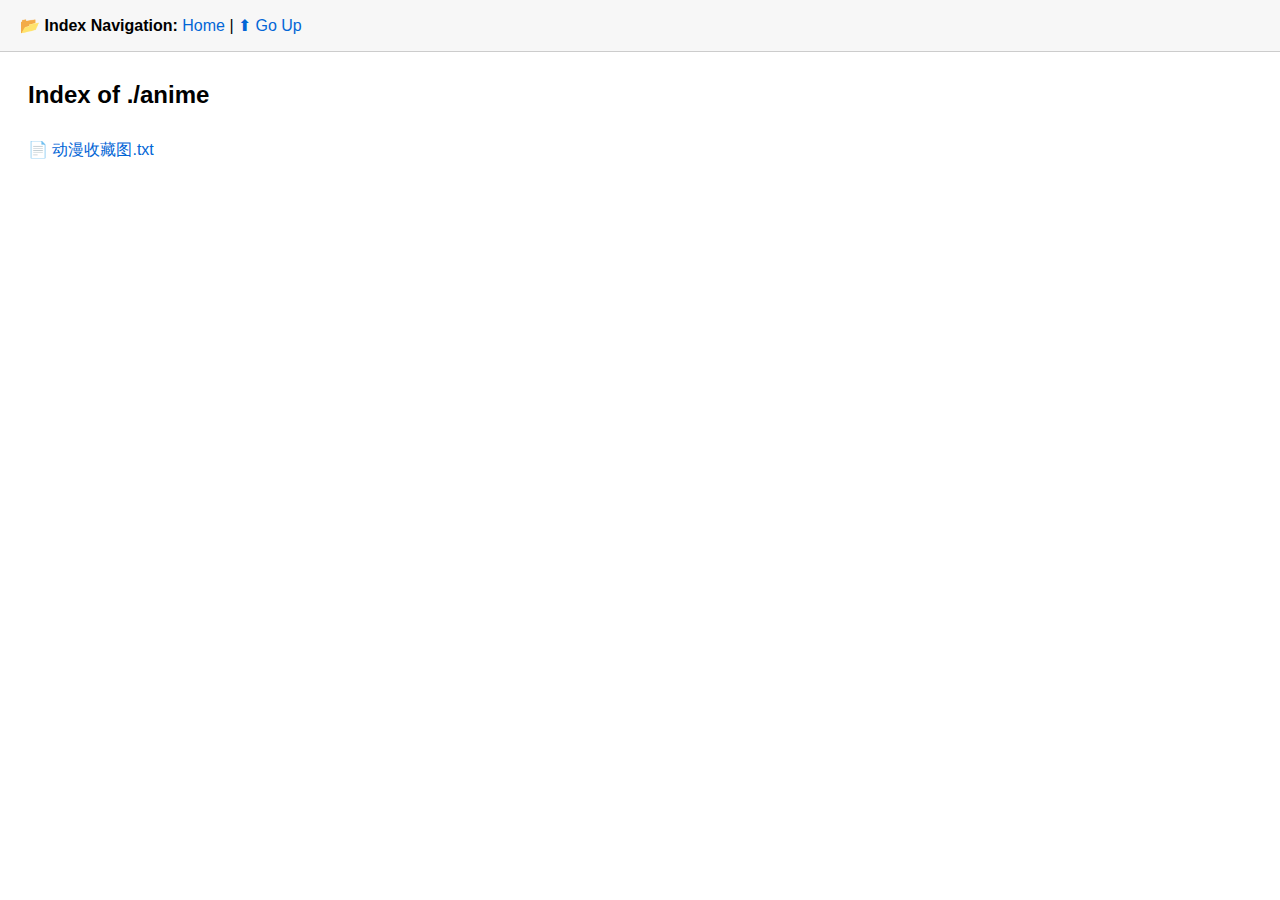
<file: anime/index.html>
<!DOCTYPE html><html lang="en"><head><meta charset="UTF-8">
<title>Index of ./anime</title>
<style>
    body { font-family: Arial, sans-serif; line-height: 1.7; padding: 0 20px; }
    ul { list-style: none; padding-left: 0; }
    li { margin: 5px 0; }
    a { color: #0366d6; text-decoration: none; }
    a:hover { text-decoration: underline; }

    /* 顶部固定导航栏 */
    .topbar {
      position: fixed;
      top: 0; left: 0;
      width: 100%;
      background: #f7f7f7;
      border-bottom: 1px solid #ccc;
      padding: 12px 20px;
      z-index: 1000;
    }

    .container { margin-top: 75px; }

    /* 图标 */
    .file::before   { content: "📄 "; }
    .folder::before { content: "📁 "; }
  </style>
</head><body>
<div class="topbar">
<strong>📂 Index Navigation:</strong> 
<a href="./index.html">Home</a>
 | <a href="../">⬆ Go Up</a>
</div>
<div class="container">
<h2>Index of ./anime</h2>
<ul>
<li class="file"><a href="动漫收藏图.txt">动漫收藏图.txt</a></li>
</ul>
</div></body></html>
</file>
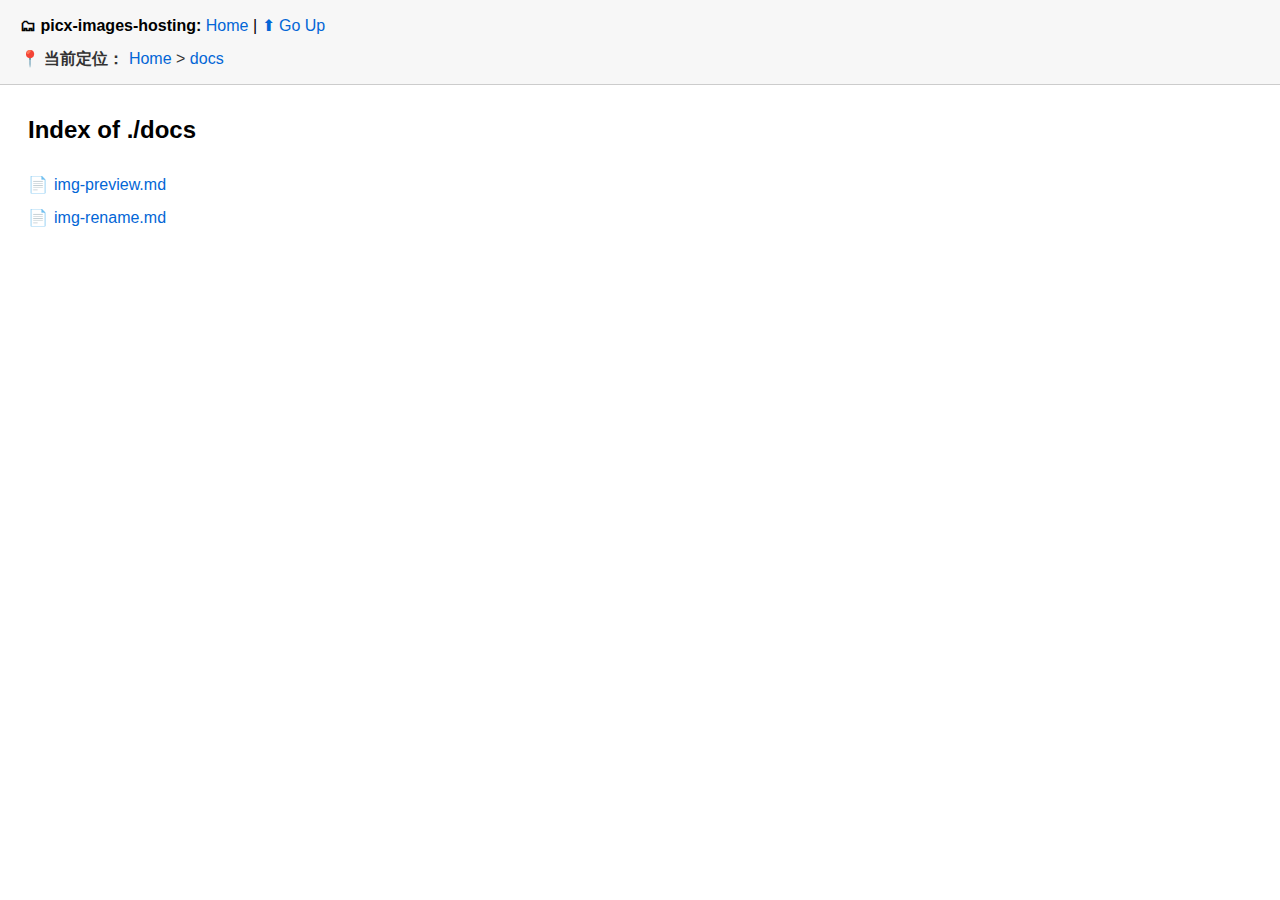
<file: docs/index.html>
<!DOCTYPE html><html lang="en"><head><meta charset="UTF-8">
<title>Index of ./docs</title>
<style>
  body { font-family: Arial, sans-serif; line-height: 1.7; padding: 0 20px; }
  ul { list-style: none; padding-left: 0; }

  li {
    margin: 6px 0;
    display: flex;
    align-items: center;
  }

  .left {
    flex: 0 0 650px;
    display: flex;
    gap: 6px;
    min-width: 0;
  }

  .right {
    display: flex;
    gap: 6px;
    flex-shrink: 0;
  }

  a { color: #0366d6; text-decoration: none; }
  a:hover { text-decoration: underline; }

  .topbar {
    position: fixed;
    top: 0; left: 0;
    width: 100%;
    background: #f7f7f7;
    border-bottom: 1px solid #ccc;
    padding: 12px 20px;
    z-index: 1000;
    display: flex;
    flex-direction: column;
    gap: 6px;
  }

  .loc {
    font-size: 1em;
    color: #333;
  }

  .container { margin-top: 110px; }

  .image::before { content: "🖼️ "; }
  .file::before { content: "📄 "; }
  .folder::before { content: "📁 "; }

  .preview-btn, .copy-btn {
    padding: 2px 6px;
    background: #eee;
    border: 1px solid #ccc;
    border-radius: 4px;
    cursor: pointer;
    font-size: 0.8em;
  }

  .preview-btn:hover, .copy-btn:hover { background: #ddd; }

  /* Lightbox 遮罩 */
  #lightbox {
    display: none;
    position: fixed;
    inset: 0;
    background: rgba(0,0,0,0.75);
    justify-content: center;
    align-items: center;
    z-index: 2000;
  }

  .lightbox-content {
    display: flex;
    flex-direction: column;
    gap: 12px;
    max-width: 90%;
    max-height: 90%;
  }

  .lightbox-main {
    display: flex;
    align-items: center;
    gap: 12px;
  }

  #lightbox-img {
    max-width: 80vw;
    max-height: 70vh;
    border-radius: 6px;
    background: #222;
  }

  .lb-nav {
    width: 32px; height: 32px;
    border-radius: 50%;
    background: #fff;
    cursor: pointer;
  }

  .lightbox-footer {
    display: flex;
    justify-content: space-between;  /* 两端对齐 */
    background: rgba(0,0,0,0.65);
    padding: 8px;
    border-radius: 6px;
    color: #fff;
  }

  #lightbox-url-input {
    width: 80%;  /* 输入框占80%宽度 */
    padding: 5px;
    background: #111;
    color: #fff;
    border: 1px solid #333;
    border-radius: 4px;
  }

  .copy-btn {
    padding: 5px 10px;
    background: #eee;
    border: 1px solid #ccc;
    border-radius: 4px;
    cursor: pointer;
    font-size: 0.8em;
    margin-left: 10px; /* 左边间距 */
  }

  .copy-btn:hover {
    background: #ddd;
  }

  .breadcrumb {
    font-size: 1em;
    margin-bottom: 10px;
  }

  .file-name {
    display: inline-block;
    max-width: 100%;
    overflow: hidden;
    text-overflow: ellipsis;
    white-space: nowrap;
  }
</style>
<script>
let imageList = [];
let currentIndex = -1;

function openLightbox(i){
  if(i<0 || i>=imageList.length) return;
  currentIndex = i;

  document.getElementById("lightbox-img").src = imageList[i].src;
  document.getElementById("lightbox-url-input").value = imageList[i].fullUrl;

  document.getElementById("lightbox").style.display = "flex";
}

function closeLightbox(){ document.getElementById("lightbox").style.display="none"; }

function showPrev(){ if(currentIndex>0) openLightbox(currentIndex-1); }
function showNext(){ if(currentIndex < imageList.length-1) openLightbox(currentIndex+1); }

function copyPath(p){
  const full = "https://hoochanlon.github.io/picx-images-hosting/" + p.replace(/^\.\//,"");
  navigator.clipboard.writeText(full);
}

function copyCurrentUrl(){
  let input = document.getElementById("lightbox-url-input");
  navigator.clipboard.writeText(input.value);
}

document.addEventListener("DOMContentLoaded", () => {
  const excludedItems = ['.git', '.github', '.deploy', '.settings'];

  const listItems = document.querySelectorAll("li");

  listItems.forEach(item => {
    const folderName = item.querySelector("a").textContent.trim();
    if (excludedItems.some(excluded => folderName.includes(excluded))) {
      item.remove();
    }
  });
});

document.addEventListener("keydown", e=>{
  if(e.key==="Escape") closeLightbox();
  if(e.key==="ArrowLeft") showPrev();
  if(e.key==="ArrowRight") showNext();
});
</script>
</head><body>
<div id="lightbox" onclick="if(event.target===this)closeLightbox()">
  <div class="lightbox-content" onclick="event.stopPropagation()">
    <div class="lightbox-main">
      <button class="lb-nav" onclick="showPrev()">←</button>
      <img id="lightbox-img">
      <button class="lb-nav" onclick="showNext()">→</button>
    </div>

    <div class="lightbox-footer">
      <input id="lightbox-url-input" readonly>
      <button class="copy-btn" onclick="copyCurrentUrl()">复制url</button>
    </div>
  </div>
</div>
<div class="topbar">
<div><strong>🗂 picx-images-hosting:</strong> <a href="https://hoochanlon.github.io/picx-images-hosting">Home</a>
 | <a href="../">⬆ Go Up</a>
</div>
<div class="loc"><strong>📍 当前定位：</strong> <a href="https://hoochanlon.github.io/picx-images-hosting">Home</a> &gt; <a href="https://hoochanlon.github.io/picx-images-hosting/docs/">docs</a></div>
</div>
<div class="container">
<h2>Index of ./docs</h2><ul>
<li><span class="left file"><a href="img-preview.md">img-preview.md</a></span></li>
<li><span class="left file"><a href="img-rename.md">img-rename.md</a></span></li>
</ul></div></body></html>
</file>
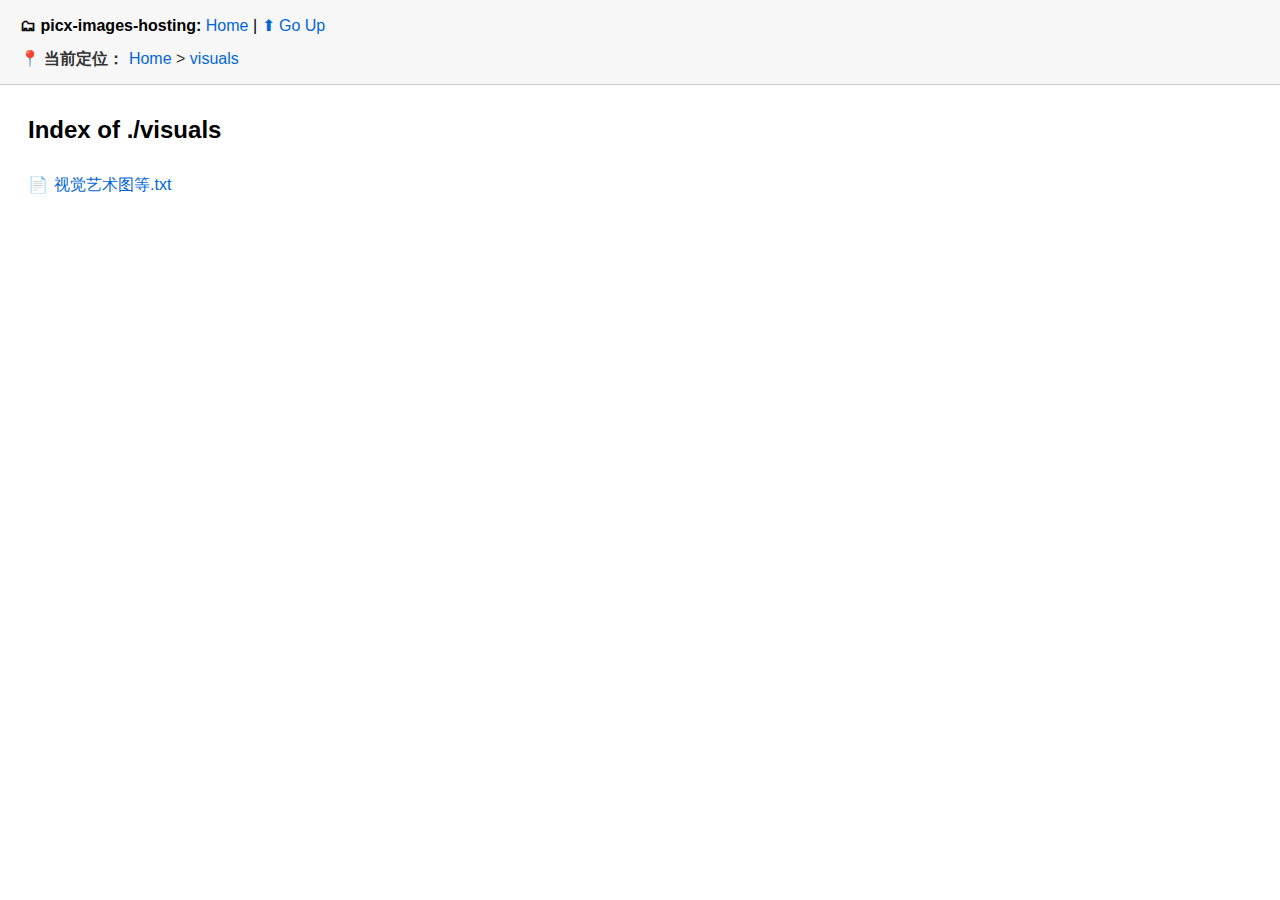
<file: visuals/index.html>
<!DOCTYPE html><html lang="en"><head><meta charset="UTF-8">
<title>Index of ./visuals</title>
<style>
  body { font-family: Arial, sans-serif; line-height: 1.7; padding: 0 20px; }
  ul { list-style: none; padding-left: 0; }

  li {
    margin: 6px 0;
    display: flex;
    align-items: center;
  }

  .left {
    flex: 0 0 650px;
    display: flex;
    gap: 6px;
    min-width: 0;
  }

  .right {
    display: flex;
    gap: 6px;
    flex-shrink: 0;
  }

  a { color: #0366d6; text-decoration: none; }
  a:hover { text-decoration: underline; }

  .topbar {
    position: fixed;
    top: 0; left: 0;
    width: 100%;
    background: #f7f7f7;
    border-bottom: 1px solid #ccc;
    padding: 12px 20px;
    z-index: 1000;
    display: flex;
    flex-direction: column;
    gap: 6px;
  }

  .loc {
    font-size: 1em;
    color: #333;
  }

  .container { margin-top: 110px; }

  .image::before { content: "🖼️ "; }
  .file::before { content: "📄 "; }
  .folder::before { content: "📁 "; }

  .preview-btn, .copy-btn {
    padding: 2px 6px;
    background: #eee;
    border: 1px solid #ccc;
    border-radius: 4px;
    cursor: pointer;
    font-size: 0.8em;
  }

  .preview-btn:hover, .copy-btn:hover { background: #ddd; }

  /* Lightbox 遮罩 */
  #lightbox {
    display: none;
    position: fixed;
    inset: 0;
    background: rgba(0,0,0,0.75);
    justify-content: center;
    align-items: center;
    z-index: 2000;
  }

  .lightbox-content {
    display: flex;
    flex-direction: column;
    gap: 12px;
    max-width: 90%;
    max-height: 90%;
  }

  .lightbox-main {
    display: flex;
    align-items: center;
    gap: 12px;
  }

  #lightbox-img {
    max-width: 80vw;
    max-height: 70vh;
    border-radius: 6px;
    background: #222;
  }

  .lb-nav {
    width: 32px; height: 32px;
    border-radius: 50%;
    background: #fff;
    cursor: pointer;
  }

  .lightbox-footer {
    display: flex;
    justify-content: space-between;  /* 两端对齐 */
    background: rgba(0,0,0,0.65);
    padding: 8px;
    border-radius: 6px;
    color: #fff;
  }

  #lightbox-url-input {
    width: 80%;  /* 输入框占80%宽度 */
    padding: 5px;
    background: #111;
    color: #fff;
    border: 1px solid #333;
    border-radius: 4px;
  }

  .copy-btn {
    padding: 5px 10px;
    background: #eee;
    border: 1px solid #ccc;
    border-radius: 4px;
    cursor: pointer;
    font-size: 0.8em;
    margin-left: 10px; /* 左边间距 */
  }

  .copy-btn:hover {
    background: #ddd;
  }

  .breadcrumb {
    font-size: 1em;
    margin-bottom: 10px;
  }

  .file-name {
    display: inline-block;
    max-width: 100%;
    overflow: hidden;
    text-overflow: ellipsis;
    white-space: nowrap;
  }
</style>
<script>
let imageList = [];
let currentIndex = -1;

function openLightbox(i){
  if(i<0 || i>=imageList.length) return;
  currentIndex = i;

  document.getElementById("lightbox-img").src = imageList[i].src;
  document.getElementById("lightbox-url-input").value = imageList[i].fullUrl;

  document.getElementById("lightbox").style.display = "flex";
}

function closeLightbox(){ document.getElementById("lightbox").style.display="none"; }

function showPrev(){ if(currentIndex>0) openLightbox(currentIndex-1); }
function showNext(){ if(currentIndex < imageList.length-1) openLightbox(currentIndex+1); }

function copyPath(p){
  const full = "https://hoochanlon.github.io/picx-images-hosting/" + p.replace(/^\.\//,"");
  navigator.clipboard.writeText(full);
}

function copyCurrentUrl(){
  let input = document.getElementById("lightbox-url-input");
  navigator.clipboard.writeText(input.value);
}

document.addEventListener("DOMContentLoaded", () => {
  const excludedItems = ['.git', '.github', '.deploy', '.settings'];

  const listItems = document.querySelectorAll("li");

  listItems.forEach(item => {
    const folderName = item.querySelector("a").textContent.trim();
    if (excludedItems.some(excluded => folderName.includes(excluded))) {
      item.remove();
    }
  });
});

document.addEventListener("keydown", e=>{
  if(e.key==="Escape") closeLightbox();
  if(e.key==="ArrowLeft") showPrev();
  if(e.key==="ArrowRight") showNext();
});
</script>
</head><body>
<div id="lightbox" onclick="if(event.target===this)closeLightbox()">
  <div class="lightbox-content" onclick="event.stopPropagation()">
    <div class="lightbox-main">
      <button class="lb-nav" onclick="showPrev()">←</button>
      <img id="lightbox-img">
      <button class="lb-nav" onclick="showNext()">→</button>
    </div>

    <div class="lightbox-footer">
      <input id="lightbox-url-input" readonly>
      <button class="copy-btn" onclick="copyCurrentUrl()">复制url</button>
    </div>
  </div>
</div>
<div class="topbar">
<div><strong>🗂 picx-images-hosting:</strong> <a href="https://hoochanlon.github.io/picx-images-hosting">Home</a>
 | <a href="../">⬆ Go Up</a>
</div>
<div class="loc"><strong>📍 当前定位：</strong> <a href="https://hoochanlon.github.io/picx-images-hosting">Home</a> &gt; <a href="https://hoochanlon.github.io/picx-images-hosting/visuals/">visuals</a></div>
</div>
<div class="container">
<h2>Index of ./visuals</h2><ul>
<li><span class="left file"><a href="视觉艺术图等.txt">视觉艺术图等.txt</a></span></li>
</ul></div></body></html>
</file>
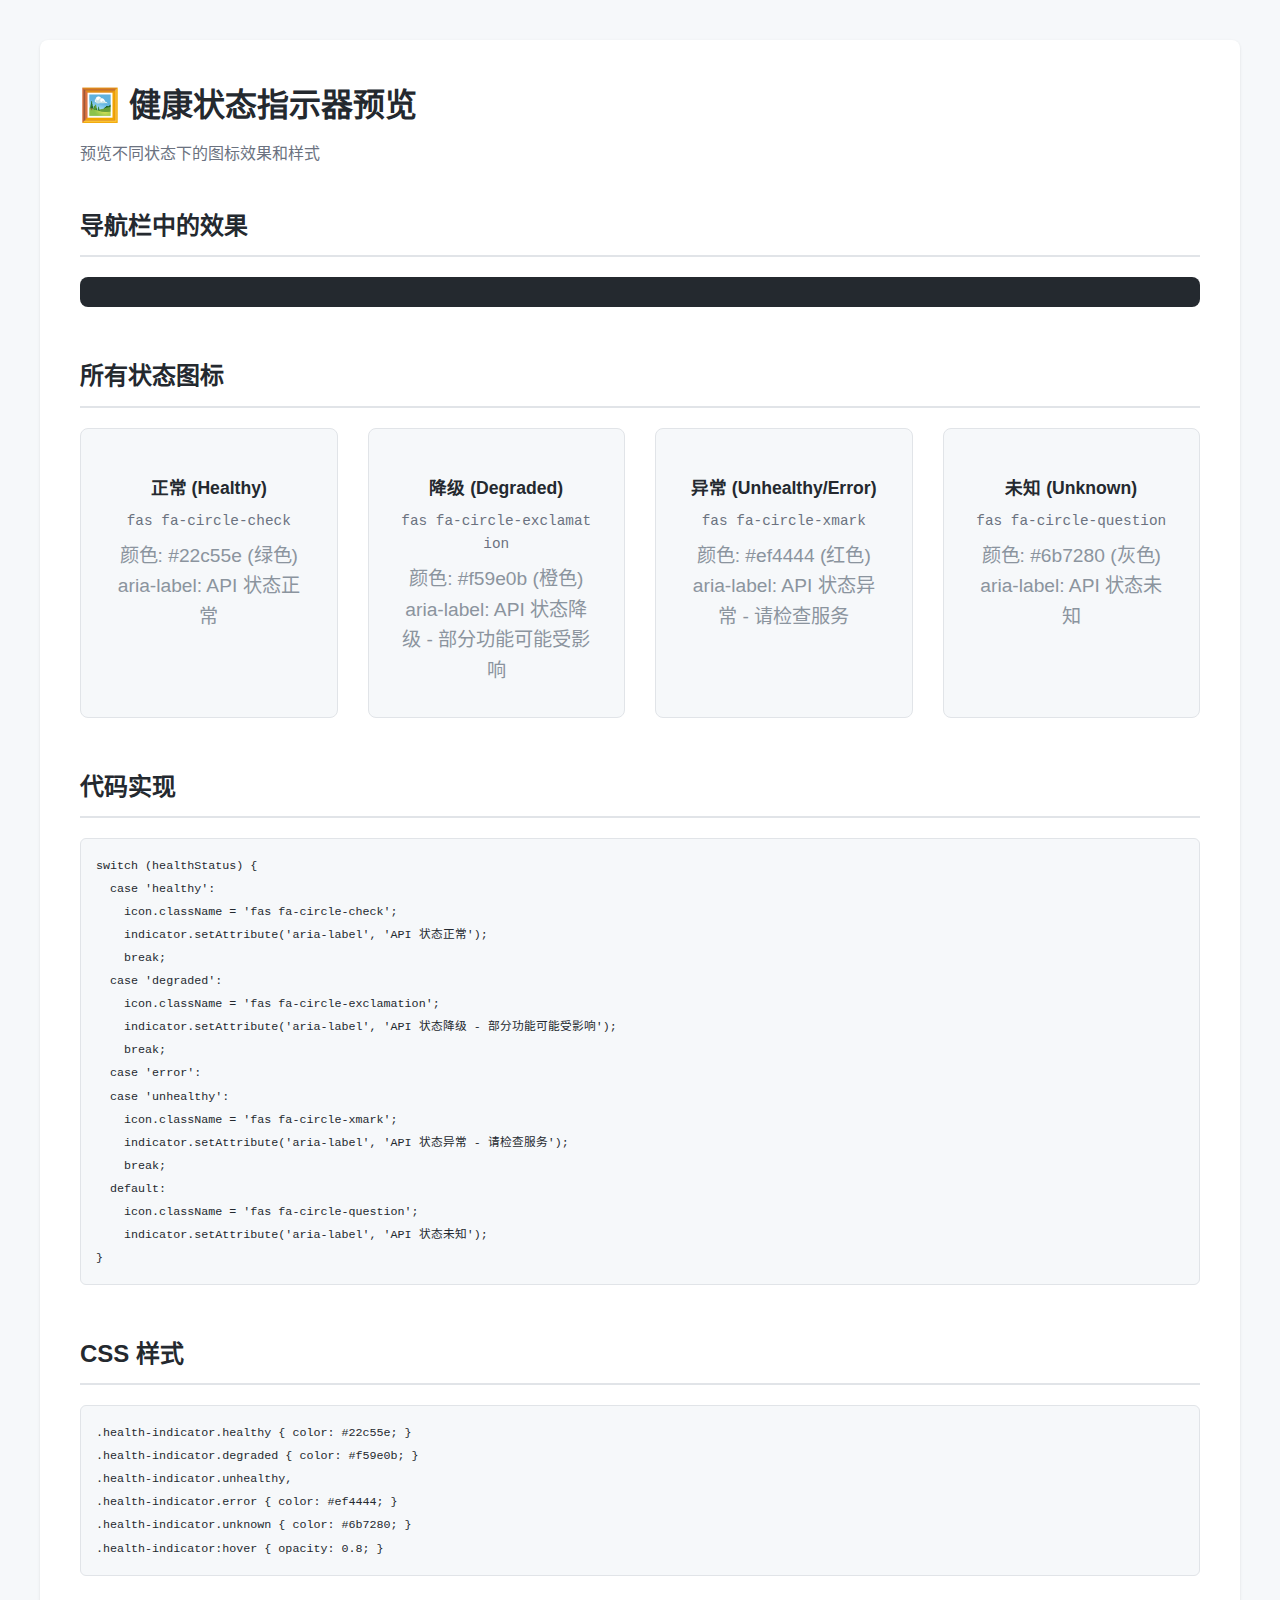
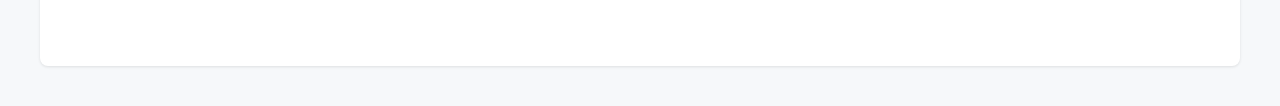
<file: example/test.html>
<!doctype html>
<html lang="zh-CN">
<head>
  <meta charset="utf-8" />
  <meta name="viewport" content="width=device-width, initial-scale=1.0" />
  <title>健康状态指示器预览</title>
  <link rel="stylesheet" href="https://cdnjs.cloudflare.com/ajax/libs/font-awesome/6.5.1/css/all.min.css" integrity="sha512-DTOQO9RWCH3ppGqcWaEA1BIZOC6xxalwEsw9c2QQeAIftl+Vegovlnee1c9QX4TctnWMn13TZye+giMm8e2LwA==" crossorigin="anonymous" referrerpolicy="no-referrer" />
  <style>
    * {
      margin: 0;
      padding: 0;
      box-sizing: border-box;
    }

    body {
      font-family: -apple-system, BlinkMacSystemFont, 'Segoe UI', Roboto, 'Helvetica Neue', Arial, sans-serif;
      background: #f6f8fa;
      padding: 40px 20px;
      line-height: 1.6;
    }

    .container {
      max-width: 1200px;
      margin: 0 auto;
      background: white;
      border-radius: 8px;
      padding: 40px;
      box-shadow: 0 1px 3px rgba(0, 0, 0, 0.1);
    }

    h1 {
      margin-bottom: 10px;
      color: #24292f;
    }

    .subtitle {
      color: #6b7280;
      margin-bottom: 40px;
    }

    .preview-section {
      margin-bottom: 50px;
    }

    .preview-section h2 {
      margin-bottom: 20px;
      color: #24292f;
      font-size: 1.5em;
      border-bottom: 2px solid #e1e4e8;
      padding-bottom: 10px;
    }

    .icon-grid {
      display: grid;
      grid-template-columns: repeat(auto-fit, minmax(250px, 1fr));
      gap: 30px;
      margin-bottom: 30px;
    }

    .icon-card {
      background: #f6f8fa;
      border: 1px solid #e1e4e8;
      border-radius: 8px;
      padding: 30px;
      text-align: center;
      transition: transform 0.2s, box-shadow 0.2s;
    }

    .icon-card:hover {
      transform: translateY(-2px);
      box-shadow: 0 4px 12px rgba(0, 0, 0, 0.1);
    }

    .icon-preview {
      font-size: 3em;
      margin-bottom: 15px;
      display: block;
    }

    .icon-card.healthy .icon-preview {
      color: #22c55e;
    }

    .icon-card.degraded .icon-preview {
      color: #f59e0b;
    }

    .icon-card.unhealthy .icon-preview,
    .icon-card.error .icon-preview {
      color: #ef4444;
    }

    .icon-card.unknown .icon-preview {
      color: #6b7280;
    }

    .icon-name {
      font-weight: 600;
      font-size: 1.1em;
      margin-bottom: 8px;
      color: #24292f;
    }

    .icon-class {
      font-family: 'Courier New', monospace;
      font-size: 0.9em;
      color: #6b7280;
      margin-bottom: 8px;
      word-break: break-all;
    }

    .icon-label {
      font-size: 0.85em;
      color: #6b7280;
    }

    .navbar-preview {
      background: #24292f;
      padding: 15px 20px;
      border-radius: 8px;
      margin-bottom: 30px;
    }

    .navbar-preview .controls {
      display: flex;
      gap: 15px;
      justify-content: flex-end;
      align-items: center;
    }

    .icon-label {
      color: #8b949e;
      font-size: 1.2em;
      text-decoration: none;
      transition: color 0.2s;
      cursor: pointer;
    }

    .icon-label:hover {
      color: #c9d1d9;
    }

    .health-indicator.healthy {
      color: #22c55e;
    }

    .health-indicator.degraded {
      color: #f59e0b;
    }

    .health-indicator.unhealthy,
    .health-indicator.error {
      color: #ef4444;
    }

    .health-indicator.unknown {
      color: #6b7280;
    }

    .code-block {
      background: #f6f8fa;
      border: 1px solid #e1e4e8;
      border-radius: 6px;
      padding: 15px;
      margin-top: 20px;
      font-family: 'Courier New', monospace;
      font-size: 0.9em;
      overflow-x: auto;
    }

    .code-block code {
      color: #24292f;
    }
  </style>
</head>
<body>
  <div class="container">
    <h1>🖼️ 健康状态指示器预览</h1>
    <p class="subtitle">预览不同状态下的图标效果和样式</p>

    <!-- 导航栏预览 -->
    <div class="preview-section">
      <h2>导航栏中的效果</h2>
      <div class="navbar-preview">
        <div class="controls">
          <a href="#" class="icon-label" aria-label="返回首页">
            <i class="fas fa-home"></i>
          </a>
          <a href="#" class="icon-label health-indicator healthy" aria-label="API 状态正常">
            <i class="fas fa-circle-check"></i>
          </a>
          <a href="#" class="icon-label health-indicator degraded" aria-label="API 状态降级">
            <i class="fas fa-circle-exclamation"></i>
          </a>
          <a href="#" class="icon-label health-indicator unhealthy" aria-label="API 状态异常">
            <i class="fas fa-circle-xmark"></i>
          </a>
          <a href="#" class="icon-label health-indicator unknown" aria-label="API 状态未知">
            <i class="fas fa-circle-question"></i>
          </a>
          <a href="#" class="icon-label" aria-label="GitHub">
            <i class="fab fa-github"></i>
          </a>
        </div>
      </div>
    </div>

    <!-- 图标详细预览 -->
    <div class="preview-section">
      <h2>所有状态图标</h2>
      <div class="icon-grid">
        <!-- 正常状态 -->
        <div class="icon-card healthy">
          <i class="fas fa-circle-check icon-preview"></i>
          <div class="icon-name">正常 (Healthy)</div>
          <div class="icon-class">fas fa-circle-check</div>
          <div class="icon-label">颜色: #22c55e (绿色)</div>
          <div class="icon-label">aria-label: API 状态正常</div>
        </div>

        <!-- 降级状态 -->
        <div class="icon-card degraded">
          <i class="fas fa-circle-exclamation icon-preview"></i>
          <div class="icon-name">降级 (Degraded)</div>
          <div class="icon-class">fas fa-circle-exclamation</div>
          <div class="icon-label">颜色: #f59e0b (橙色)</div>
          <div class="icon-label">aria-label: API 状态降级 - 部分功能可能受影响</div>
        </div>

        <!-- 异常状态 -->
        <div class="icon-card unhealthy">
          <i class="fas fa-circle-xmark icon-preview"></i>
          <div class="icon-name">异常 (Unhealthy/Error)</div>
          <div class="icon-class">fas fa-circle-xmark</div>
          <div class="icon-label">颜色: #ef4444 (红色)</div>
          <div class="icon-label">aria-label: API 状态异常 - 请检查服务</div>
        </div>

        <!-- 未知状态 -->
        <div class="icon-card unknown">
          <i class="fas fa-circle-question icon-preview"></i>
          <div class="icon-name">未知 (Unknown)</div>
          <div class="icon-class">fas fa-circle-question</div>
          <div class="icon-label">颜色: #6b7280 (灰色)</div>
          <div class="icon-label">aria-label: API 状态未知</div>
        </div>
      </div>
    </div>

    <!-- 代码示例 -->
    <div class="preview-section">
      <h2>代码实现</h2>
      <div class="code-block">
        <code>
switch (healthStatus) {<br>
&nbsp;&nbsp;case 'healthy':<br>
&nbsp;&nbsp;&nbsp;&nbsp;icon.className = 'fas fa-circle-check';<br>
&nbsp;&nbsp;&nbsp;&nbsp;indicator.setAttribute('aria-label', 'API 状态正常');<br>
&nbsp;&nbsp;&nbsp;&nbsp;break;<br>
&nbsp;&nbsp;case 'degraded':<br>
&nbsp;&nbsp;&nbsp;&nbsp;icon.className = 'fas fa-circle-exclamation';<br>
&nbsp;&nbsp;&nbsp;&nbsp;indicator.setAttribute('aria-label', 'API 状态降级 - 部分功能可能受影响');<br>
&nbsp;&nbsp;&nbsp;&nbsp;break;<br>
&nbsp;&nbsp;case 'error':<br>
&nbsp;&nbsp;case 'unhealthy':<br>
&nbsp;&nbsp;&nbsp;&nbsp;icon.className = 'fas fa-circle-xmark';<br>
&nbsp;&nbsp;&nbsp;&nbsp;indicator.setAttribute('aria-label', 'API 状态异常 - 请检查服务');<br>
&nbsp;&nbsp;&nbsp;&nbsp;break;<br>
&nbsp;&nbsp;default:<br>
&nbsp;&nbsp;&nbsp;&nbsp;icon.className = 'fas fa-circle-question';<br>
&nbsp;&nbsp;&nbsp;&nbsp;indicator.setAttribute('aria-label', 'API 状态未知');<br>
}
        </code>
      </div>
    </div>

    <!-- CSS 样式 -->
    <div class="preview-section">
      <h2>CSS 样式</h2>
      <div class="code-block">
        <code>
.health-indicator.healthy { color: #22c55e; }<br>
.health-indicator.degraded { color: #f59e0b; }<br>
.health-indicator.unhealthy,<br>
.health-indicator.error { color: #ef4444; }<br>
.health-indicator.unknown { color: #6b7280; }<br>
.health-indicator:hover { opacity: 0.8; }
        </code>
      </div>
    </div>
  </div>
</body>
</html>
</file>
